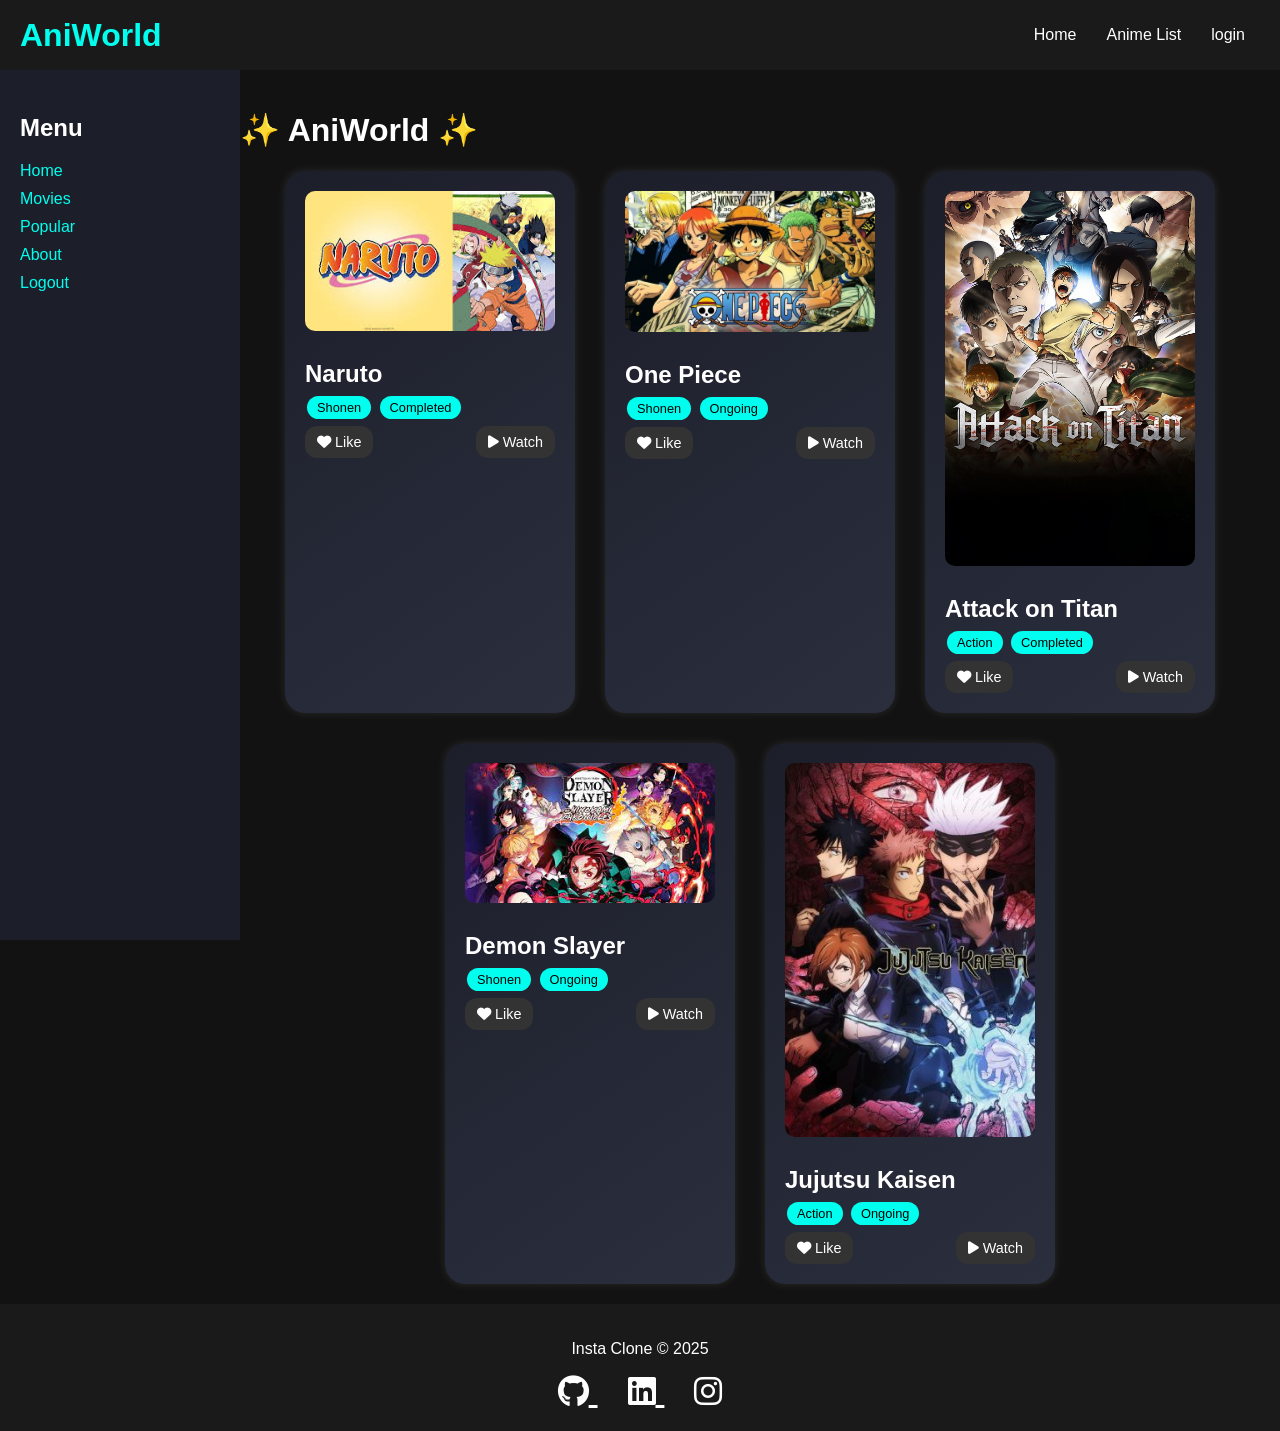
<file: index.html>
<!DOCTYPE html>
<html lang="en">
<head>
  <meta charset="UTF-8" />
  <meta name="viewport" content="width=device-width, initial-scale=1.0" />
  <title>AniWorld - Watch & Like</title>
  <link rel="stylesheet" href="style.css" />
  <link rel="stylesheet" href="https://cdnjs.cloudflare.com/ajax/libs/font-awesome/6.0.0-beta3/css/all.min.css"> <!-- Font Awesome -->
  <script src="script.js"></script>
</head>
<body>
  <!-- NAVIGATION -->
  <nav class="navbar">
    <div class="logo">AniWorld</div>
    <ul class="nav-links">
      <li><a href="index.html">Home</a></li>
      <li><a href="Animelist.html">Anime List</a></li>
      <li><a href="login.html">login</a></li>
    </ul>
  </nav>

  <!-- SIDEBAR -->
  <div class="sidebar">
    <h3>Menu</h3>
    <ul>
      <li><a href="index.html">Home</a></li>
      <li><a href="movies.html">Movies</a></li>
      <li><a href="popular.html">Popular</a></li>
      <li><a href="about.html">About</a></li>
      <li><a href="logout.html">Logout</a></li>
    </ul>
  </div>

  <!-- MAIN CONTENT -->
  <div class="main-content">
    <h1 class="title">✨ AniWorld ✨</h1>
    <div class="card-container">
      <!-- 5 Anime Cards -->
      <div class="card">
        <img src="images/naruto.jpg" alt="Naruto">
        <h2>Naruto</h2>
        <div class="tags">
          <span class="tag">Shonen</span>
          <span class="tag">Completed</span>
        </div>
        <div class="actions">
          <button class="like-btn"><i class="fas fa-heart"></i> Like</button>
          <button class="watch-btn" data-anime="naruto"><i class="fas fa-play"></i> Watch</button>
        </div>
      </div>

      <div class="card">
        <img src="images/one piece.jpg" alt="One Piece">
        <h2>One Piece</h2>
        <div class="tags">
          <span class="tag">Shonen</span>
          <span class="tag">Ongoing</span>
        </div>
        <div class="actions">
          <button class="like-btn"><i class="fas fa-heart"></i> Like</button>
          <button class="watch-btn" data-anime="onepiece"><i class="fas fa-play"></i> Watch</button>
        </div>
      </div>

      <div class="card">
        <img src="images/attack on titan.jpg" alt="Attack on Titan">
        <h2>Attack on Titan</h2>
        <div class="tags">
          <span class="tag">Action</span>
          <span class="tag">Completed</span>
        </div>
        <div class="actions">
          <button class="like-btn"><i class="fas fa-heart"></i> Like</button>
          <button class="watch-btn" data-anime="attackontitan"><i class="fas fa-play"></i> Watch</button>
        </div>
      </div>

      <div class="card">
        <img src="images/demonslayer.jpg" alt="Demon Slayer">
        <h2>Demon Slayer</h2>
        <div class="tags">
          <span class="tag">Shonen</span>
          <span class="tag">Ongoing</span>
        </div>
        <div class="actions">
          <button class="like-btn"><i class="fas fa-heart"></i> Like</button>
          <button class="watch-btn" data-anime="demonslayer"><i class="fas fa-play"></i> Watch</button>
        </div>
      </div>

      <div class="card">
        <img src="images/jujustu kaison.jpg" alt="Jujutsu Kaisen">
        <h2>Jujutsu Kaisen</h2>
        <div class="tags">
          <span class="tag">Action</span>
          <span class="tag">Ongoing</span>
        </div>
        <div class="actions">
          <button class="like-btn"><i class="fas fa-heart"></i> Like</button>
          <button class="watch-btn" data-anime="jujutsukaisen"><i class="fas fa-play"></i> Watch</button>
        </div>
      </div>
    </div>
  </div>

  <!-- FOOTER -->
<footer>
    <p>Insta Clone &copy; 2025</p>
    <div class="social-icons">
      <a href="https://github.com/rasool321" target="_blank" class="social-icon">
        <i class="fab fa-github"></i>
      </a>
      <a href="https://www.linkedin.com/in/sk-rasool-basha-119364284" target="_blank" class="social-icon">
        <i class="fab fa-linkedin"></i>
      </a>
      <a href="https://www.instagram.com/rasool._3/" target="_blank" class="social-icon">
        <i class="fab fa-instagram"></i>
      </a>
    </div>
  </footer>
</file>
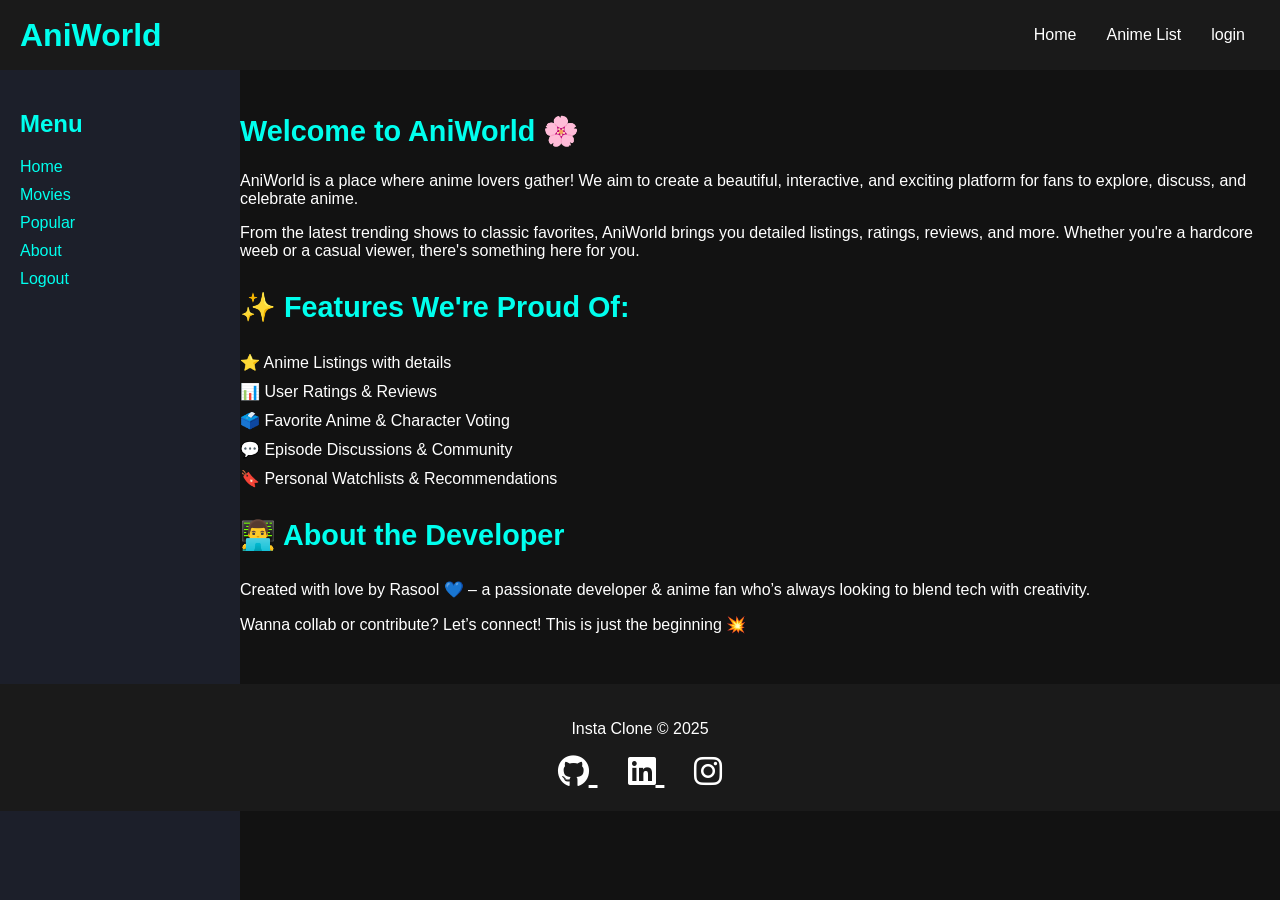
<file: about.html>
<!DOCTYPE html>
<html lang="en">
<head>
  <meta charset="UTF-8" />
  <meta name="viewport" content="width=device-width, initial-scale=1.0" />
  <title>AniWorld - Watch & Like</title>
  <link rel="stylesheet" href="styles.css" />
  <link rel="stylesheet" href="https://cdnjs.cloudflare.com/ajax/libs/font-awesome/6.0.0-beta3/css/all.min.css"> <!-- Font Awesome -->
  <script src="script.js"></script>
</head>
<body>
  <!-- NAVIGATION -->
  <nav class="navbar">
    <div class="logo">AniWorld</div>
    <ul class="nav-links">
      <li><a href="index.html">Home</a></li>
      <li><a href="Animelist.html">Anime List</a></li>
      <li><a href="login.html">login</a></li>
    </ul>
  </nav>

  <!-- SIDEBAR -->
  <div class="sidebar">
    <h3>Menu</h3>
    <ul>
      <li><a href="index.html">Home</a></li>
      <li><a href="movies.html">Movies</a></li>
      <li><a href="popular.html">Popular</a></li>
      <li><a href="about.html">About</a></li>
      <li><a href="logout.html">Logout</a></li>
    </ul>
  </div>

  <!-- Main About Content -->
  <main class="about-container">
    <section class="about-section">
      <h2>Welcome to AniWorld 🌸</h2>
      <p>
        AniWorld is a place where anime lovers gather! We aim to create a beautiful, interactive, and exciting platform for fans to explore, discuss, and celebrate anime.
      </p>
      <p>
        From the latest trending shows to classic favorites, AniWorld brings you detailed listings, ratings, reviews, and more. Whether you're a hardcore weeb or a casual viewer, there's something here for you.
      </p>
    </section>

    <section class="features-section">
      <h3>✨ Features We're Proud Of:</h3>
      <ul>
        <li>⭐ Anime Listings with details</li>
        <li>📊 User Ratings & Reviews</li>
        <li>🗳️ Favorite Anime & Character Voting</li>
        <li>💬 Episode Discussions & Community</li>
        <li>🔖 Personal Watchlists & Recommendations</li>
      </ul>
    </section>

    <section class="team-section">
      <h3>👨‍💻 About the Developer</h3>
      <p>
        Created with love by Rasool 💙 – a passionate developer & anime fan who’s always looking to blend tech with creativity.
      </p>
      <p>
        Wanna collab or contribute? Let’s connect! This is just the beginning 💥
      </p>
    </section>
  </main>

  <!-- FOOTER -->
<footer>
    <p>Insta Clone &copy; 2025</p>
    <div class="social-icons">
      <a href="https://github.com/rasool321" target="_blank" class="social-icon">
        <i class="fab fa-github"></i>
      </a>
      <a href="https://www.linkedin.com/in/sk-rasool-basha-119364284" target="_blank" class="social-icon">
        <i class="fab fa-linkedin"></i>
      </a>
      <a href="https://www.instagram.com/rasool._3/" target="_blank" class="social-icon">
        <i class="fab fa-instagram"></i>
      </a>
    </div>
  </footer>
</file>
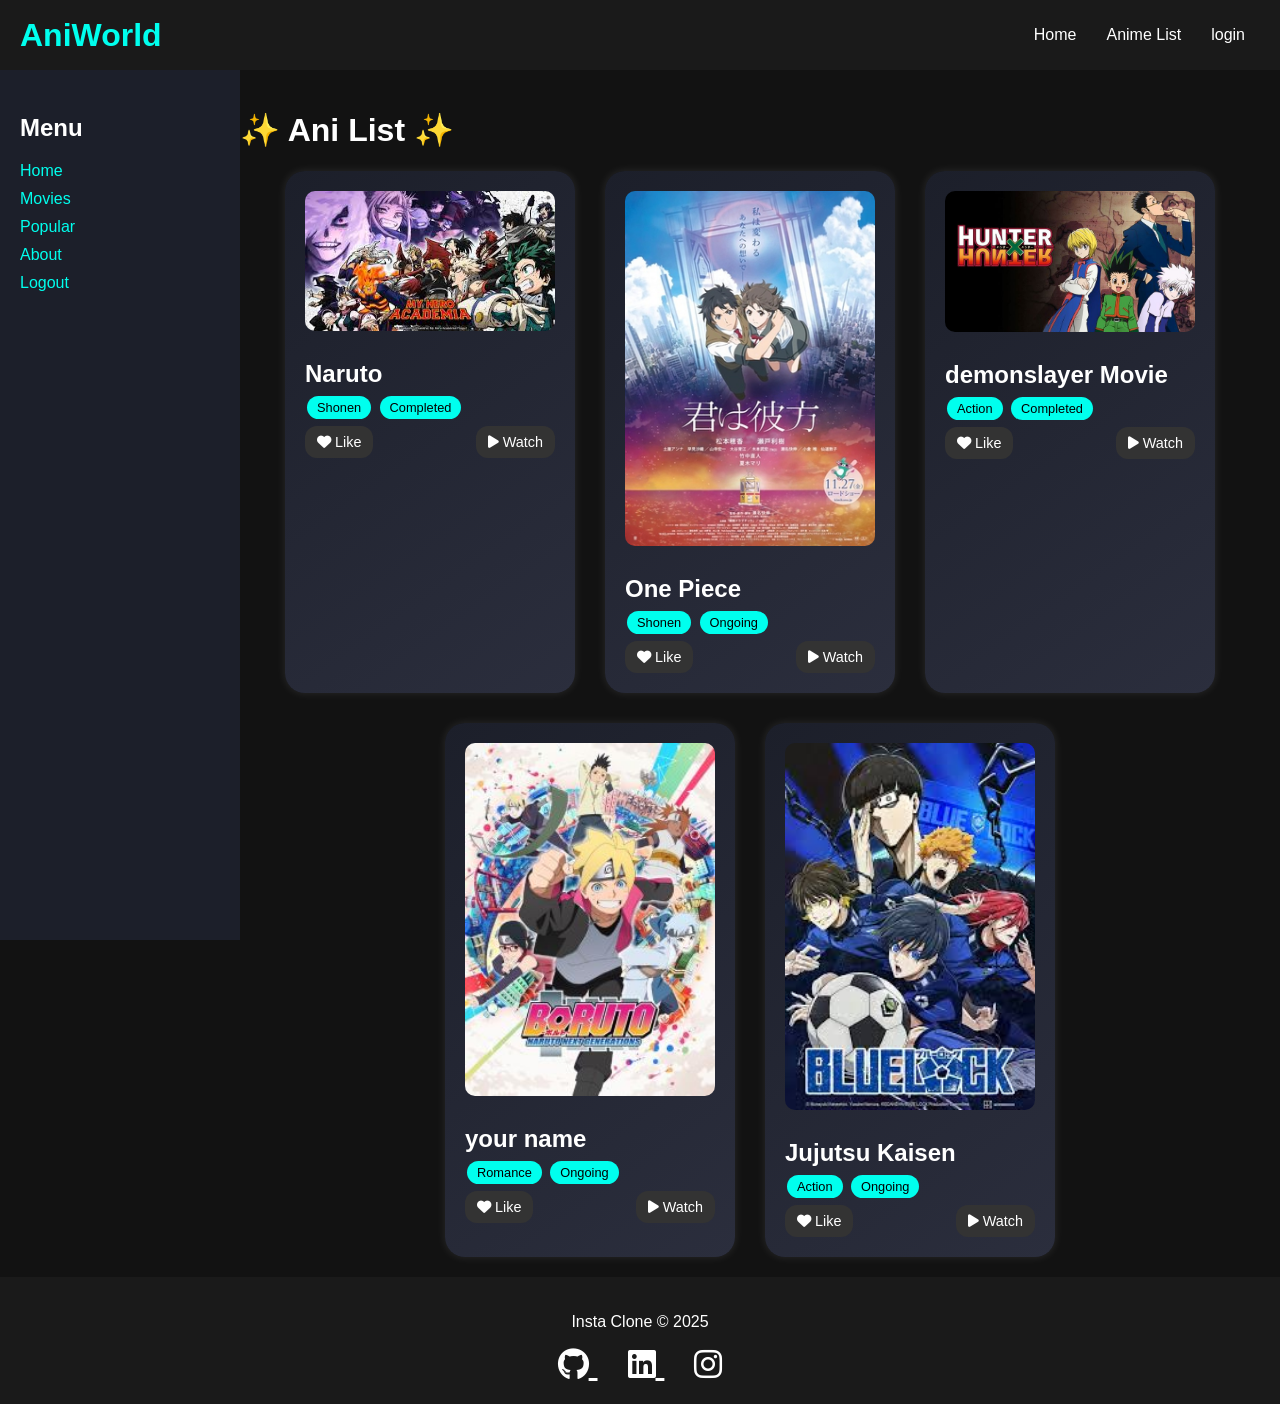
<file: Animelist.html>
<!DOCTYPE html>
<html lang="en">
<head>
  <meta charset="UTF-8" />
  <meta name="viewport" content="width=device-width, initial-scale=1.0" />
  <title>AniWorld - Watch & Like</title>
  <link rel="stylesheet" href="style.css" />
  <link rel="stylesheet" href="https://cdnjs.cloudflare.com/ajax/libs/font-awesome/6.0.0-beta3/css/all.min.css"> <!-- Font Awesome -->
  <script src="script.js"></script>
</head>
<body>
  <!-- NAVIGATION -->
  <nav class="navbar">
    <div class="logo">AniWorld</div>
    <ul class="nav-links">
      <li><a href="index.html">Home</a></li>
      <li><a href="Animelist.html">Anime List</a></li>
      <li><a href="login.html">login</a></li>
    </ul>
  </nav>

  <!-- SIDEBAR -->
  <div class="sidebar">
    <h3>Menu</h3>
    <ul>
      <li><a href="index.html">Home</a></li>
      <li><a href="movies.html">Movies</a></li>
      <li><a href="popular.html">Popular</a></li>
      <li><a href="about.html">About</a></li>
      <li><a href="logout.html">Logout</a></li>
    </ul>
  </div>

  <!-- MAIN CONTENT -->
  <div class="main-content">
    <h1 class="title">✨ Ani List ✨</h1>
    <div class="card-container">
      <!-- 5 Anime Cards -->
      <div class="card">
        <img src="images/my hero acdemia.jpg" alt="Naruto">
        <h2>Naruto</h2>
        <div class="tags">
          <span class="tag">Shonen</span>
          <span class="tag">Completed</span>
        </div>
        <div class="actions">
          <button class="like-btn"><i class="fas fa-heart"></i> Like</button>
          <button class="watch-btn" data-anime="naruto"><i class="fas fa-play"></i> Watch</button>
        </div>
      </div>

      <div class="card">
        <img src="images/Over_the_Sky.jpg" alt="One Piece">
        <h2>One Piece</h2>
        <div class="tags">
          <span class="tag">Shonen</span>
          <span class="tag">Ongoing</span>
        </div>
        <div class="actions">
          <button class="like-btn"><i class="fas fa-heart"></i> Like</button>
          <button class="watch-btn" data-anime="onepiece"><i class="fas fa-play"></i> Watch</button>
        </div>
      </div>

      <div class="card">
        <img src="images/hunter.jpg" alt="Attack on Titan">
        <h2>demonslayer Movie</h2>
        <div class="tags">
          <span class="tag">Action</span>
          <span class="tag">Completed</span>
        </div>
        <div class="actions">
          <button class="like-btn"><i class="fas fa-heart"></i> Like</button>
          <button class="watch-btn" data-anime="attackontitan"><i class="fas fa-play"></i> Watch</button>
        </div>
      </div>

      <div class="card">
        <img src="images/boruto.jpg" alt="Demon Slayer">
        <h2>your name</h2>
        <div class="tags">
          <span class="tag">Romance</span>
          <span class="tag">Ongoing</span>
        </div>
        <div class="actions">
          <button class="like-btn"><i class="fas fa-heart"></i> Like</button>
          <button class="watch-btn" data-anime="demonslayer"><i class="fas fa-play"></i> Watch</button>
        </div>
      </div>

      <div class="card">
        <img src="images/bluelock.jpg" alt="Jujutsu Kaisen">
        <h2>Jujutsu Kaisen</h2>
        <div class="tags">
          <span class="tag">Action</span>
          <span class="tag">Ongoing</span>
        </div>
        <div class="actions">
          <button class="like-btn"><i class="fas fa-heart"></i> Like</button>
          <button class="watch-btn" data-anime="jujutsukaisen"><i class="fas fa-play"></i> Watch</button>
        </div>
      </div>
    </div>
  </div>

  <!-- FOOTER -->
<footer>
    <p>Insta Clone &copy; 2025</p>
    <div class="social-icons">
      <a href="https://github.com/rasool321" target="_blank" class="social-icon">
        <i class="fab fa-github"></i>
      </a>
      <a href="https://www.linkedin.com/in/sk-rasool-basha-119364284" target="_blank" class="social-icon">
        <i class="fab fa-linkedin"></i>
      </a>
      <a href="https://www.instagram.com/rasool._3/" target="_blank" class="social-icon">
        <i class="fab fa-instagram"></i>
      </a>
    </div>
  </footer>
</file>
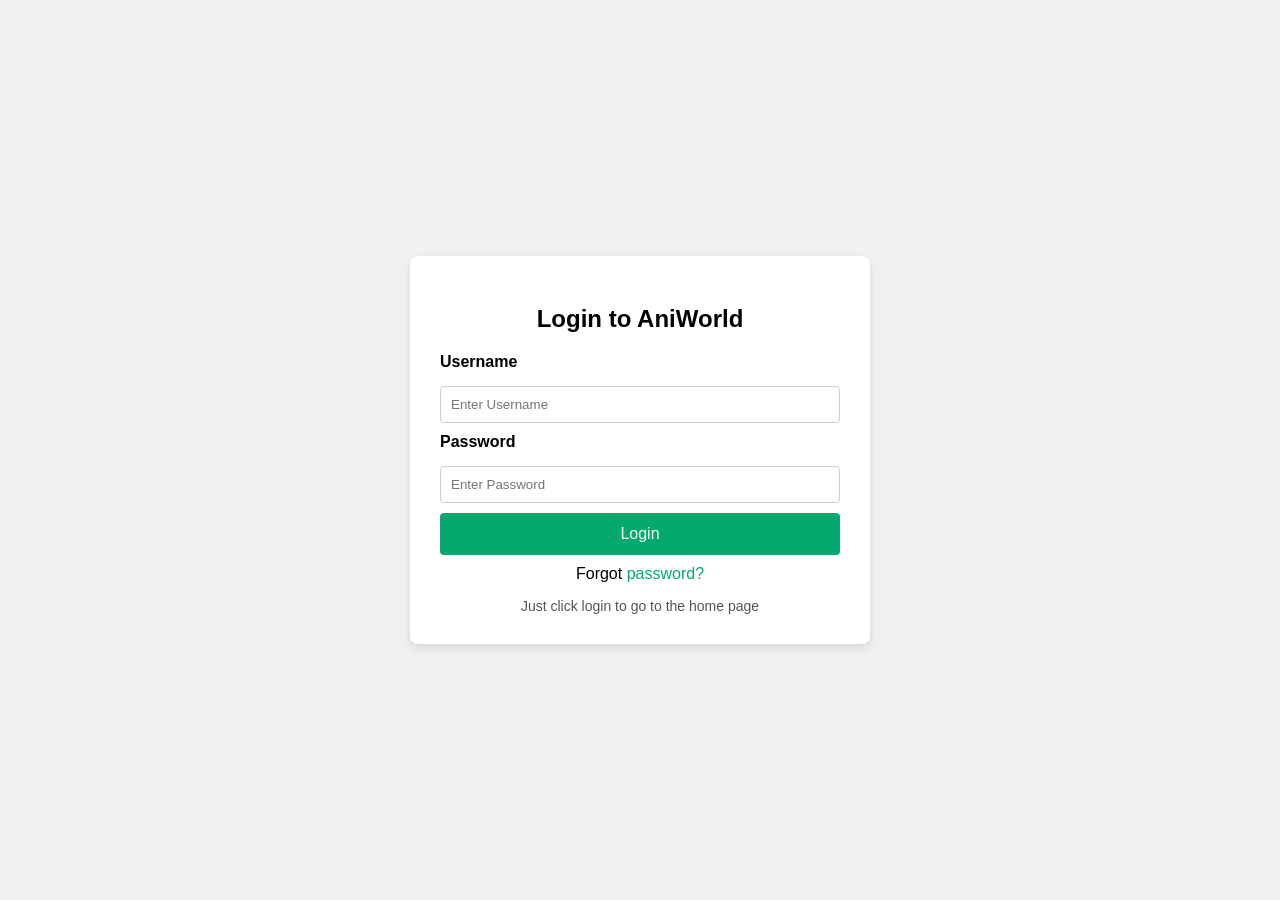
<file: login.html>
<!DOCTYPE html>
<html lang="en">
<head>
  <meta charset="UTF-8">
  <meta name="viewport" content="width=device-width, initial-scale=1.0">
  <title>Login - AniWorld</title>
  <style>
    body {
      font-family: Arial, sans-serif;
      background-color: #f0f0f0;
      display: flex;
      justify-content: center;
      align-items: center;
      height: 100vh;
      margin: 0;
    }

    .login-container {
      background-color: white;
      padding: 30px;
      border-radius: 8px;
      box-shadow: 0 4px 8px rgba(0, 0, 0, 0.1);
      width: 100%;
      max-width: 400px;
    }

    h2 {
      text-align: center;
      margin-bottom: 20px;
    }

    label {
      font-weight: bold;
      margin-bottom: 5px;
      display: block;
    }

    input[type="text"], input[type="password"] {
      width: 100%;
      padding: 10px;
      margin: 10px 0;
      border: 1px solid #ccc;
      border-radius: 4px;
      box-sizing: border-box;
    }

    button {
      background-color: #04AA6D;
      color: white;
      padding: 12px 20px;
      border: none;
      width: 100%;
      border-radius: 4px;
      cursor: pointer;
      font-size: 16px;
    }

    button:hover {
      background-color: #45a049;
    }

    .forgot-password {
      text-align: center;
      margin-top: 10px;
    }

    .forgot-password a {
      color: #04AA6D;
      text-decoration: none;
    }

    .forgot-password a:hover {
      text-decoration: underline;
    }

    .login-note {
      text-align: center;
      margin-top: 15px;
      font-size: 14px;
      color: #555;
    }
  </style>
</head>
<body>

<div class="login-container">
  <h2>Login to AniWorld</h2>
  <form action="index.html" method="get">
    <label for="username">Username</label>
    <input type="text" id="username" name="username" placeholder="Enter Username" required>

    <label for="password">Password</label>
    <input type="password" id="password" name="password" placeholder="Enter Password" required>

    <button type="submit">Login</button>
  </form>
  
  <div class="forgot-password">
    <span>Forgot <a href="#">password?</a></span>
  </div>

  <div class="login-note">
    <span>Just click login to go to the home page</span>
  </div>
</div>

</body>
</html>
</file>
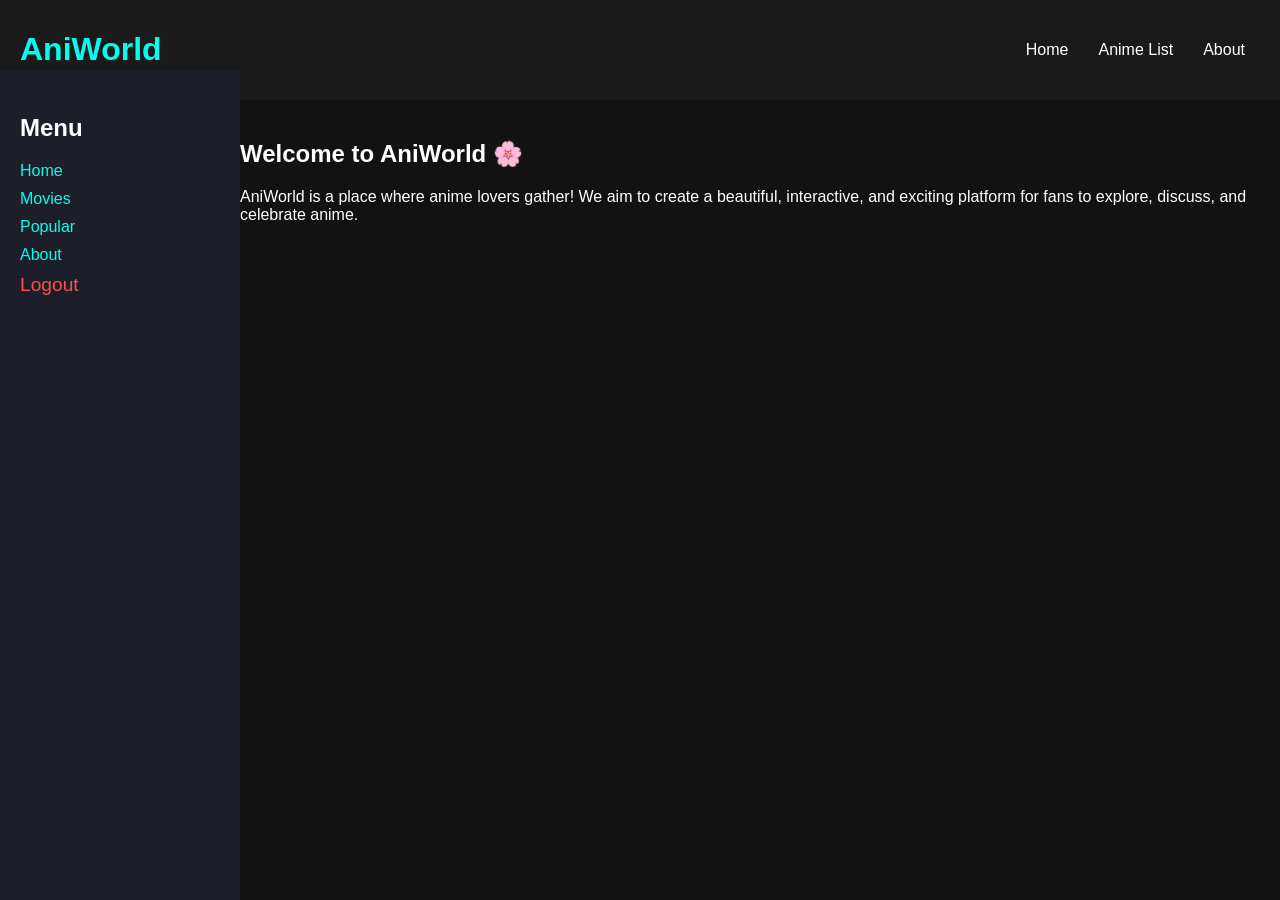
<file: logout.html>
<!DOCTYPE html>
<html lang="en">
<head>
  <meta charset="UTF-8" />
  <meta name="viewport" content="width=device-width, initial-scale=1.0" />
  <title>AniWorld</title>
  <link rel="stylesheet" href="https://cdnjs.cloudflare.com/ajax/libs/font-awesome/6.0.0-beta3/css/all.min.css"> <!-- Font Awesome -->
  <style>
    /* General body and layout */
body {
  background-color: #121212;
  color: white;
  font-family: 'Segoe UI', Tahoma, Geneva, Verdana, sans-serif;
  margin: 0;
  padding: 0;
}

/* Navbar */
.navbar {
  background-color: #1a1a1a;
  padding: 10px 0;
  display: flex;
  justify-content: space-between;
  align-items: center;
  position: sticky;
  top: 0;
  width: 100%;
}

.navbar .logo {
  font-size: 2rem;
  color: #00ffee;
  font-weight: bold;
  margin-left: 20px;
}

.navbar .nav-links {
  list-style: none;
  display: flex;
  margin-right: 20px;
}

.navbar .nav-links li {
  margin: 0 15px;
}

.navbar .nav-links a {
  color: white;
  text-decoration: none;
  font-size: 1rem;
}

.navbar .nav-links a:hover {
  color: #00ffee;
}

/* Sidebar */
.sidebar {
  background-color: #1c1f2a;
  position: fixed;
  top: 70px;
  left: 0;
  width: 200px;
  height: calc(100vh - 70px);
  padding: 20px;
  color: white;
}

.sidebar h3 {
  font-size: 1.5rem;
  margin-bottom: 20px;
}

.sidebar ul {
  list-style: none;
  padding: 0;
}

.sidebar ul li {
  margin: 10px 0;
}

.sidebar ul li a {
  color: #00ffee;
  text-decoration: none;
}

.sidebar ul li a:hover {
  text-decoration: underline;
}

/* Main content area */
.about-container {
  margin-left: 220px;
  padding: 20px;
}

/* Footer */
footer {
  background-color: #1a1a1a;
  color: white;
  text-align: center;
  padding: 20px 0;
  position: relative;
  bottom: 0;
  width: 100%;
}

footer p {
  font-size: 1rem;
}

.social-icons {
  margin-top: 10px;
}

.social-icon {
  color: white;
  font-size: 2rem;
  margin: 0 15px;
  transition: 0.3s;
}

.social-icon:hover {
  color: #00ffee;
}

/* Add a logout button style (for the sidebar) */
#logout-link {
  color: #ff4d4d;
  font-size: 1.2rem;
  cursor: pointer;
}

#logout-link:hover {
  text-decoration: underline;
}

  </style>
</head>
<body>
  <!-- Navigation bar -->
  <header>
    <div class="navbar">
      <h1 class="logo">AniWorld</h1>
      <nav>
        <ul class="nav-links">
          <li><a href="index.html">Home</a></li>
          <li><a href="anime.html">Anime List</a></li>
          <li><a href="about.html" class="active">About</a></li>
        </ul>
      </nav>
    </div>
  </header>

  <!-- Sidebar -->
  <div class="sidebar">
    <h3>Menu</h3>
    <ul>
      <li><a href="index.html">Home</a></li>
      <li><a href="movies.html">Movies</a></li>
      <li><a href="popular.html">Popular</a></li>
      <li><a href="about.html">About</a></li>
      <li><a href="#" id="logout-link">Logout</a></li> <!-- Logout link -->
    </ul>
  </div>

  <!-- Main content area -->
  <main class="about-container">
    <section class="about-section">
      <h2>Welcome to AniWorld 🌸</h2>
      <p>AniWorld is a place where anime lovers gather! We aim to create a beautiful, interactive, and exciting platform for fans to explore, discuss, and celebrate anime.</p>
    </section>
  </main>

</body>
</html>
</file>
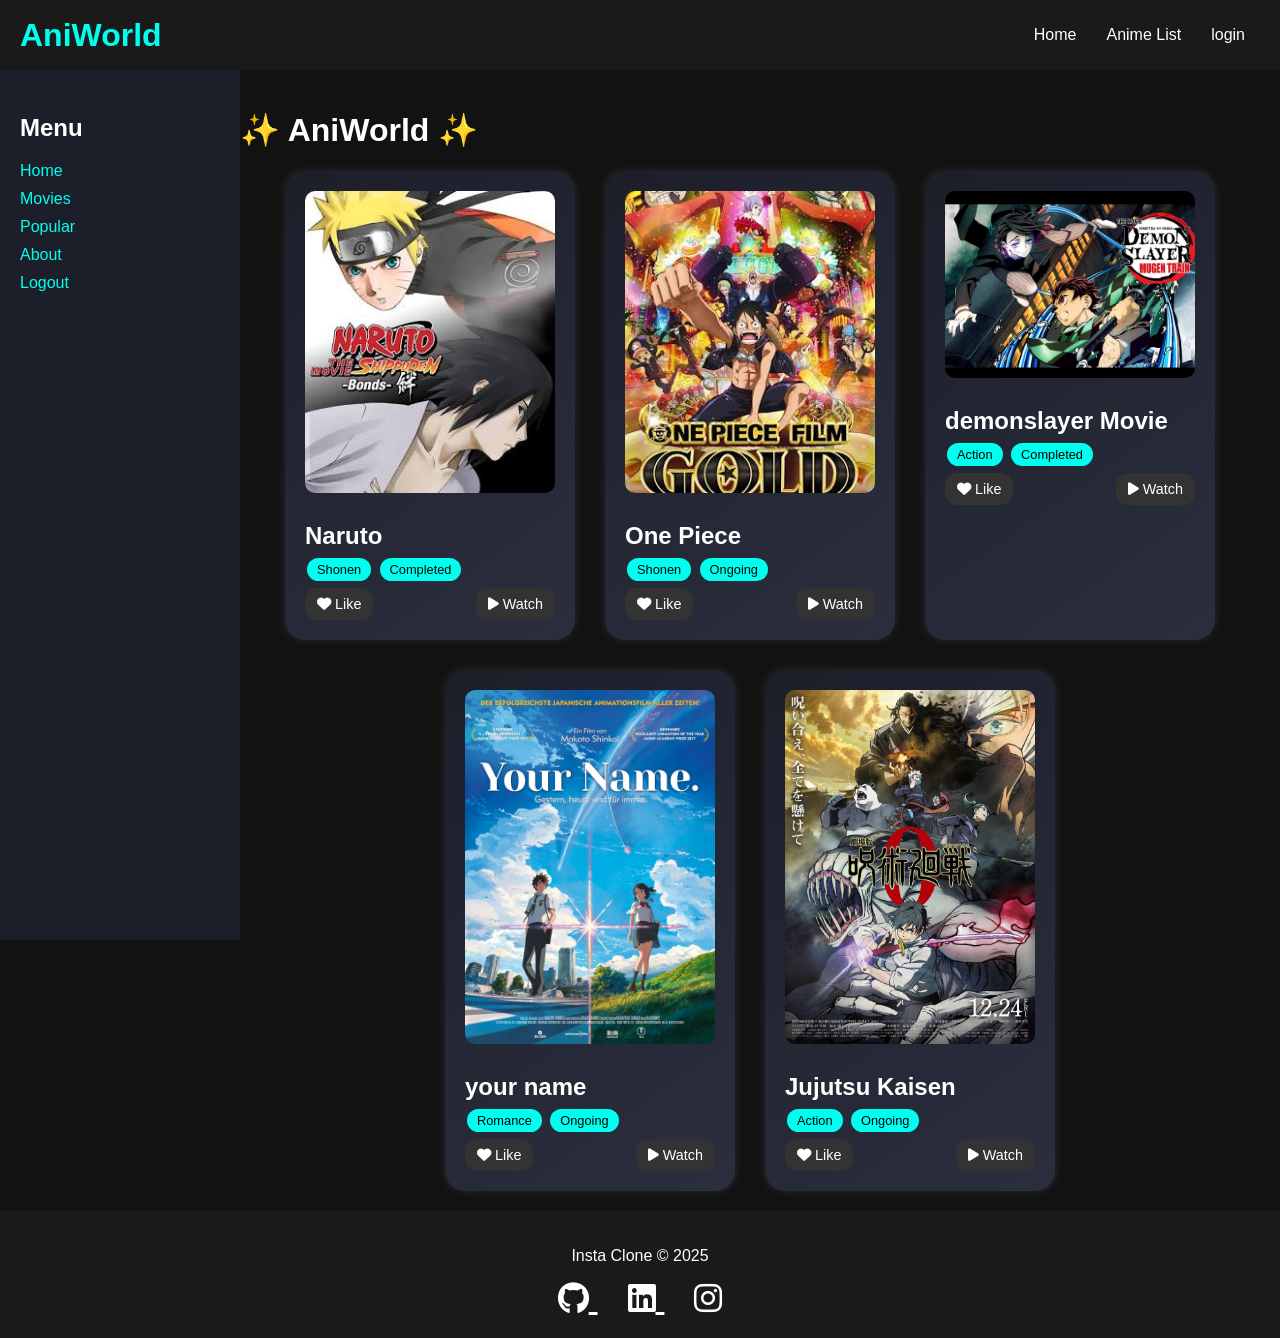
<file: movies.html>
<!DOCTYPE html>
<html lang="en">
<head>
  <meta charset="UTF-8" />
  <meta name="viewport" content="width=device-width, initial-scale=1.0" />
  <title>AniWorld - Watch & Like</title>
  <link rel="stylesheet" href="style.css" />
  <link rel="stylesheet" href="https://cdnjs.cloudflare.com/ajax/libs/font-awesome/6.0.0-beta3/css/all.min.css"> <!-- Font Awesome -->
  <script src="script.js"></script>
</head>
<body>
  <!-- NAVIGATION -->
  <nav class="navbar">
    <div class="logo">AniWorld</div>
    <ul class="nav-links">
      <li><a href="index.html">Home</a></li>
      <li><a href="Animelist.html">Anime List</a></li>
      <li><a href="login.html">login</a></li>
    </ul>
  </nav>

  <!-- SIDEBAR -->
  <div class="sidebar">
    <h3>Menu</h3>
    <ul>
      <li><a href="index.html">Home</a></li>
      <li><a href="movies.html">Movies</a></li>
      <li><a href="popular.html">Popular</a></li>
      <li><a href="about.html">About</a></li>
      <li><a href="logout.html">Logout</a></li>
    </ul>
  </div>

  <!-- MAIN CONTENT -->
  <div class="main-content">
    <h1 class="title">✨ AniWorld ✨</h1>
    <div class="card-container">
      <!-- 5 Anime Cards -->
      <div class="card">
        <img src="images/naruto bonds.jpg" alt="Naruto">
        <h2>Naruto</h2>
        <div class="tags">
          <span class="tag">Shonen</span>
          <span class="tag">Completed</span>
        </div>
        <div class="actions">
          <button class="like-btn"><i class="fas fa-heart"></i> Like</button>
          <button class="watch-btn" data-anime="naruto"><i class="fas fa-play"></i> Watch</button>
        </div>
      </div>

      <div class="card">
        <img src="images/one piece film gold.jpg" alt="One Piece">
        <h2>One Piece</h2>
        <div class="tags">
          <span class="tag">Shonen</span>
          <span class="tag">Ongoing</span>
        </div>
        <div class="actions">
          <button class="like-btn"><i class="fas fa-heart"></i> Like</button>
          <button class="watch-btn" data-anime="onepiece"><i class="fas fa-play"></i> Watch</button>
        </div>
      </div>

      <div class="card">
        <img src="images/deamon slayermovie.jpg" alt="Attack on Titan">
        <h2>demonslayer Movie</h2>
        <div class="tags">
          <span class="tag">Action</span>
          <span class="tag">Completed</span>
        </div>
        <div class="actions">
          <button class="like-btn"><i class="fas fa-heart"></i> Like</button>
          <button class="watch-btn" data-anime="attackontitan"><i class="fas fa-play"></i> Watch</button>
        </div>
      </div>

      <div class="card">
        <img src="images/your name.jpg" alt="Demon Slayer">
        <h2>your name</h2>
        <div class="tags">
          <span class="tag">Romance</span>
          <span class="tag">Ongoing</span>
        </div>
        <div class="actions">
          <button class="like-btn"><i class="fas fa-heart"></i> Like</button>
          <button class="watch-btn" data-anime="demonslayer"><i class="fas fa-play"></i> Watch</button>
        </div>
      </div>

      <div class="card">
        <img src="images/jujustu o movie.jpg" alt="Jujutsu Kaisen">
        <h2>Jujutsu Kaisen</h2>
        <div class="tags">
          <span class="tag">Action</span>
          <span class="tag">Ongoing</span>
        </div>
        <div class="actions">
          <button class="like-btn"><i class="fas fa-heart"></i> Like</button>
          <button class="watch-btn" data-anime="jujutsukaisen"><i class="fas fa-play"></i> Watch</button>
        </div>
      </div>
    </div>
  </div>

  <!-- FOOTER -->
<footer>
    <p>Insta Clone &copy; 2025</p>
    <div class="social-icons">
      <a href="https://github.com/rasool321" target="_blank" class="social-icon">
        <i class="fab fa-github"></i>
      </a>
      <a href="https://www.linkedin.com/in/sk-rasool-basha-119364284" target="_blank" class="social-icon">
        <i class="fab fa-linkedin"></i>
      </a>
      <a href="https://www.instagram.com/rasool._3/" target="_blank" class="social-icon">
        <i class="fab fa-instagram"></i>
      </a>
    </div>
  </footer>
</file>
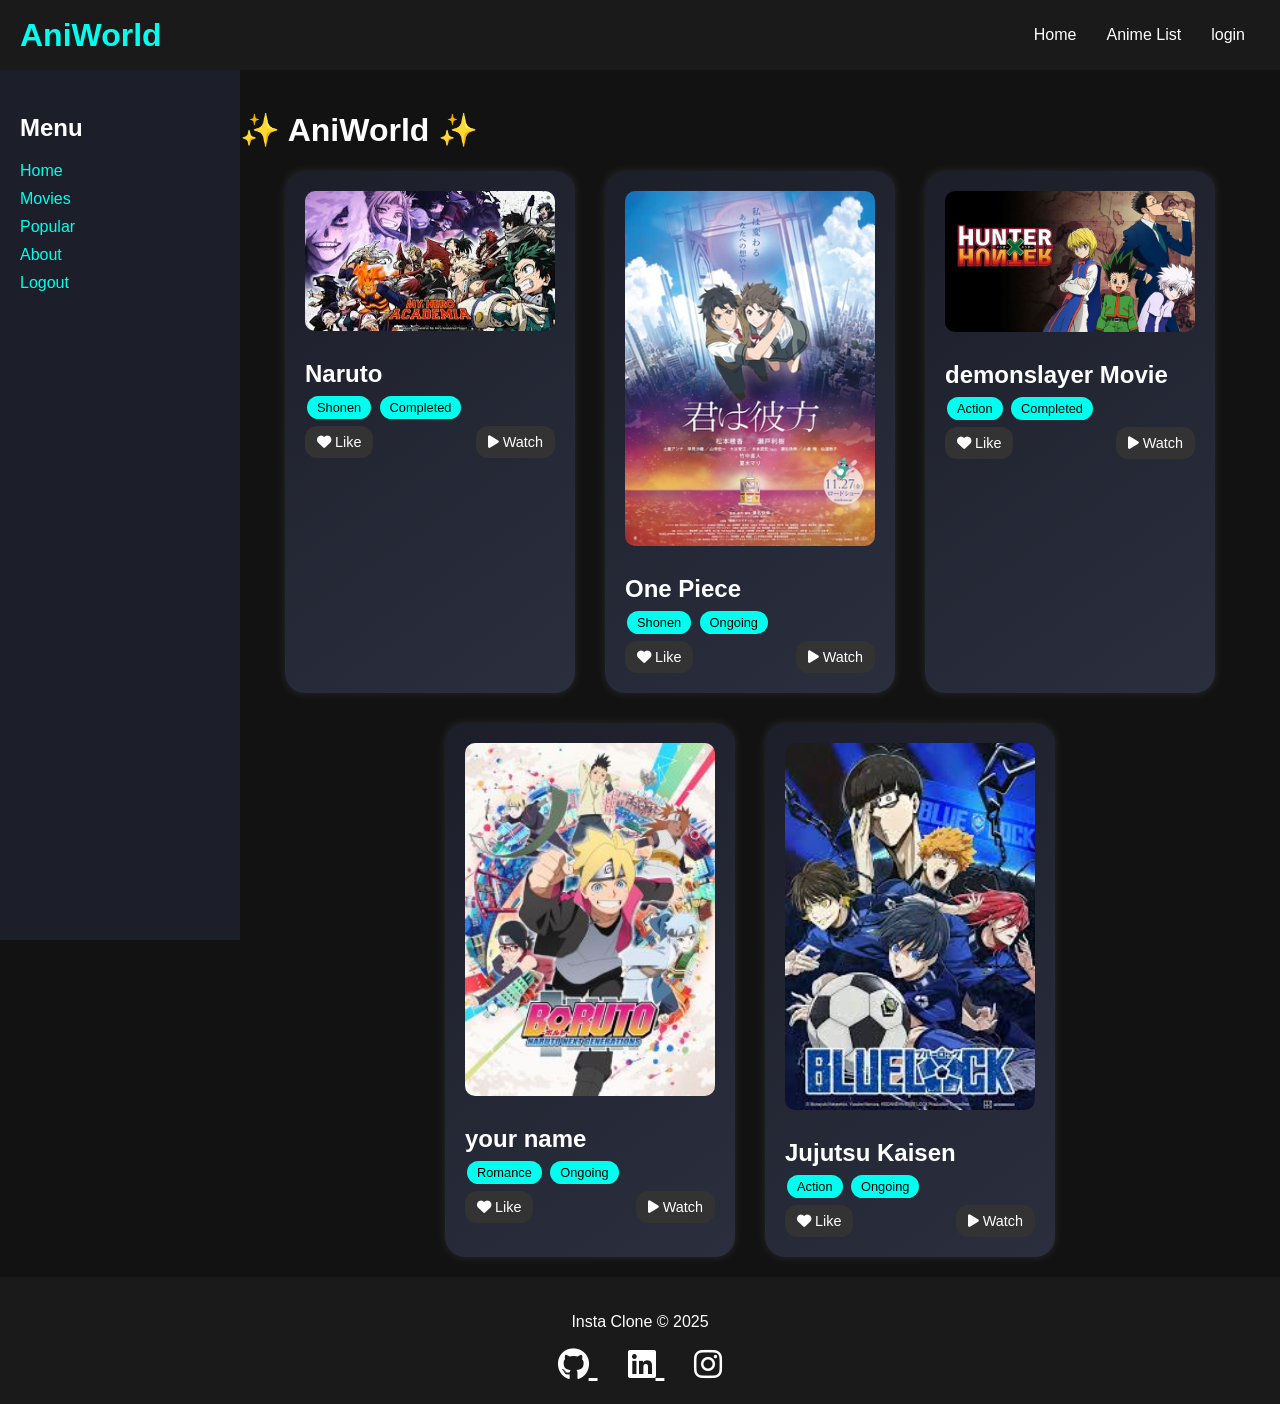
<file: popular.html>
<!DOCTYPE html>
<html lang="en">
<head>
  <meta charset="UTF-8" />
  <meta name="viewport" content="width=device-width, initial-scale=1.0" />
  <title>AniWorld - Watch & Like</title>
  <link rel="stylesheet" href="style.css" />
  <link rel="stylesheet" href="https://cdnjs.cloudflare.com/ajax/libs/font-awesome/6.0.0-beta3/css/all.min.css"> <!-- Font Awesome -->
  <script src="script.js"></script>
</head>
<body>
  <!-- NAVIGATION -->
  <nav class="navbar">
    <div class="logo">AniWorld</div>
    <ul class="nav-links">
      <li><a href="index.html">Home</a></li>
      <li><a href="Animelist.html">Anime List</a></li>
      <li><a href="login.html">login</a></li>
    </ul>
  </nav>

  <!-- SIDEBAR -->
  <div class="sidebar">
    <h3>Menu</h3>
    <ul>
      <li><a href="index.html">Home</a></li>
      <li><a href="movies.html">Movies</a></li>
      <li><a href="popular.html">Popular</a></li>
      <li><a href="about.html">About</a></li>
      <li><a href="logout.html">Logout</a></li>
    </ul>
  </div>

  <!-- MAIN CONTENT -->
  <div class="main-content">
    <h1 class="title">✨ AniWorld ✨</h1>
    <div class="card-container">
      <!-- 5 Anime Cards -->
      <div class="card">
        <img src="images/my hero acdemia.jpg" alt="Naruto">
        <h2>Naruto</h2>
        <div class="tags">
          <span class="tag">Shonen</span>
          <span class="tag">Completed</span>
        </div>
        <div class="actions">
          <button class="like-btn"><i class="fas fa-heart"></i> Like</button>
          <button class="watch-btn" data-anime="naruto"><i class="fas fa-play"></i> Watch</button>
        </div>
      </div>

      <div class="card">
        <img src="images/Over_the_Sky.jpg" alt="One Piece">
        <h2>One Piece</h2>
        <div class="tags">
          <span class="tag">Shonen</span>
          <span class="tag">Ongoing</span>
        </div>
        <div class="actions">
          <button class="like-btn"><i class="fas fa-heart"></i> Like</button>
          <button class="watch-btn" data-anime="onepiece"><i class="fas fa-play"></i> Watch</button>
        </div>
      </div>

      <div class="card">
        <img src="images/hunter.jpg" alt="Attack on Titan">
        <h2>demonslayer Movie</h2>
        <div class="tags">
          <span class="tag">Action</span>
          <span class="tag">Completed</span>
        </div>
        <div class="actions">
          <button class="like-btn"><i class="fas fa-heart"></i> Like</button>
          <button class="watch-btn" data-anime="attackontitan"><i class="fas fa-play"></i> Watch</button>
        </div>
      </div>

      <div class="card">
        <img src="images/boruto.jpg" alt="Demon Slayer">
        <h2>your name</h2>
        <div class="tags">
          <span class="tag">Romance</span>
          <span class="tag">Ongoing</span>
        </div>
        <div class="actions">
          <button class="like-btn"><i class="fas fa-heart"></i> Like</button>
          <button class="watch-btn" data-anime="demonslayer"><i class="fas fa-play"></i> Watch</button>
        </div>
      </div>

      <div class="card">
        <img src="images/bluelock.jpg" alt="Jujutsu Kaisen">
        <h2>Jujutsu Kaisen</h2>
        <div class="tags">
          <span class="tag">Action</span>
          <span class="tag">Ongoing</span>
        </div>
        <div class="actions">
          <button class="like-btn"><i class="fas fa-heart"></i> Like</button>
          <button class="watch-btn" data-anime="jujutsukaisen"><i class="fas fa-play"></i> Watch</button>
        </div>
      </div>
    </div>
  </div>

  <!-- FOOTER -->
<footer>
    <p>Insta Clone &copy; 2025</p>
    <div class="social-icons">
      <a href="https://github.com/rasool321" target="_blank" class="social-icon">
        <i class="fab fa-github"></i>
      </a>
      <a href="https://www.linkedin.com/in/sk-rasool-basha-119364284" target="_blank" class="social-icon">
        <i class="fab fa-linkedin"></i>
      </a>
      <a href="https://www.instagram.com/rasool._3/" target="_blank" class="social-icon">
        <i class="fab fa-instagram"></i>
      </a>
    </div>
  </footer>
</file>
<file: style.css>
/* General body and layout */
body {
    background-color: #121212;
    color: white;
    font-family: 'Segoe UI', Tahoma, Geneva, Verdana, sans-serif;
    margin: 0;
    padding: 0;
  }
  
  .navbar {
    background-color: #1a1a1a;
    padding: 10px 0;
    display: flex;
    justify-content: space-between;
    align-items: center;
    position: sticky;
    top: 0;
    width: 100%;
  }
  
  .navbar .logo {
    font-size: 2rem;
    color: #00ffee;
    font-weight: bold;
    margin-left: 20px;
  }
  
  .navbar .nav-links {
    list-style: none;
    display: flex;
    margin-right: 20px;
  }
  
  .navbar .nav-links li {
    margin: 0 15px;
  }
  
  .navbar .nav-links a {
    color: white;
    text-decoration: none;
    font-size: 1rem;
  }
  
  .navbar .nav-links a:hover {
    color: #00ffee;
  }
  
  /* Sidebar */
  .sidebar {
    background-color: #1c1f2a;
    position: fixed;
    top: 70px;
    left: 0;
    width: 200px;
    height: calc(100vh - 70px);
    padding: 20px;
    color: white;
  }
  
  .sidebar h3 {
    font-size: 1.5rem;
    margin-bottom: 20px;
  }
  
  .sidebar ul {
    list-style: none;
    padding: 0;
  }
  
  .sidebar ul li {
    margin: 10px 0;
  }
  
  .sidebar ul li a {
    color: #00ffee;
    text-decoration: none;
  }
  
  .sidebar ul li a:hover {
    text-decoration: underline;
  }
  
  /* Main content area */
  .main-content {
    margin-left: 220px;
    padding: 20px;
  }
  
  .card-container {
    display: flex;
    flex-wrap: wrap;
    gap: 30px;
    justify-content: center;
  }
  
  .card {
    background: linear-gradient(145deg, #1c1f2a, #2b2e3d);
    border-radius: 20px;
    box-shadow: 0 0 10px rgba(255, 255, 255, 0.1);
    transition: transform 0.3s ease-in-out;
    width: 250px;
    padding: 20px;
  }
  
  .card img {
    width: 100%;
    border-radius: 10px;
    margin-bottom: 15px;
  }
  
  .card h2 {
    font-size: 1.5rem;
    margin: 10px 0;
  }
  
  .tags {
    margin-bottom: 10px;
  }
  
  .tag {
    background-color: #00ffee;
    color: black;
    padding: 4px 10px;
    border-radius: 15px;
    margin: 2px;
    font-size: 0.8rem;
  }
  
  .actions {
    display: flex;
    justify-content: space-between;
    margin-top: 10px;
  }
  
  .like-btn, .watch-btn {
    background: #333;
    color: white;
    border: none;
    border-radius: 12px;
    padding: 8px 12px;
    cursor: pointer;
    font-size: 0.9rem;
    transition: 0.3s;
  }
  
  .like-btn:hover, .watch-btn:hover {
    background: #00ffee;
    color: black;
  }
  
  .like-btn.liked {
    background: red;
    color: white;
  }
  /* Footer */
footer {
    background-color: #1a1a1a;
    color: white;
    text-align: center;
    padding: 20px 0;
    position: relative;
    bottom: 0;
    width: 100%;
  }
  
  footer p {
    font-size: 1rem;
  }
  
  .social-icons {
    margin-top: 10px;
  }
  
  .social-icon {
    color: white;
    font-size: 2rem;
    margin: 0 15px;
    transition: 0.3s;
  }
  
  .social-icon:hover {
    color: #00ffee;
  }
</file>
<file: styles.css>
/* General body and layout */
body {
    background-color: #121212;
    color: white;
    font-family: 'Segoe UI', Tahoma, Geneva, Verdana, sans-serif;
    margin: 0;
    padding: 0;
  }
  
  /* Navigation bar */
  .navbar {
    background-color: #1a1a1a;
    padding: 10px 0;
    display: flex;
    justify-content: space-between;
    align-items: center;
    position: sticky;
    top: 0;
    width: 100%;
  }
  
  .navbar .logo {
    font-size: 2rem;
    color: #00ffee;
    font-weight: bold;
    margin-left: 20px;
  }
  
  .navbar .nav-links {
    list-style: none;
    display: flex;
    margin-right: 20px;
  }
  
  .navbar .nav-links li {
    margin: 0 15px;
  }
  
  .navbar .nav-links a {
    color: white;
    text-decoration: none;
    font-size: 1rem;
  }
  
  .navbar .nav-links a:hover {
    color: #00ffee;
  }
  
  /* Sidebar */
  .sidebar {
    background-color: #1c1f2a;
    position: fixed;
    top: 70px;
    left: 0;
    width: 200px;
    height: calc(100vh - 70px);
    padding: 20px;
    color: white;
  }
  
  .sidebar h3 {
    font-size: 1.5rem;
    margin-bottom: 20px;
  }
  
  .sidebar ul {
    list-style: none;
    padding: 0;
  }
  
  .sidebar ul li {
    margin: 10px 0;
  }
  
  .sidebar ul li a {
    color: #00ffee;
    text-decoration: none;
  }
  
  .sidebar ul li a:hover {
    text-decoration: underline;
  }
  
  /* Main content area */
  .about-container {
    margin-left: 220px;
    padding: 20px;
  }
  
  .about-section, .features-section, .team-section {
    margin-bottom: 30px;
  }
  
  h2, h3 {
    font-size: 1.8rem;
    color: #00ffee;
  }
  
  h3 {
    margin-top: 20px;
  }
  
  ul {
    list-style: none;
    padding: 0;
  }
  
  ul li {
    font-size: 1rem;
    margin-bottom: 10px;
  }
  
  /* Footer */
  footer {
    background-color: #1a1a1a;
    color: white;
    text-align: center;
    padding: 20px 0;
    position: relative;
    bottom: 0;
    width: 100%;
  }
  
  footer p {
    font-size: 1rem;
  }
  
  .social-icons {
    margin-top: 10px;
  }
  
  .social-icon {
    color: white;
    font-size: 2rem;
    margin: 0 15px;
    transition: 0.3s;
  }
  
  .social-icon:hover {
    color: #00ffee;
  }
</file>
